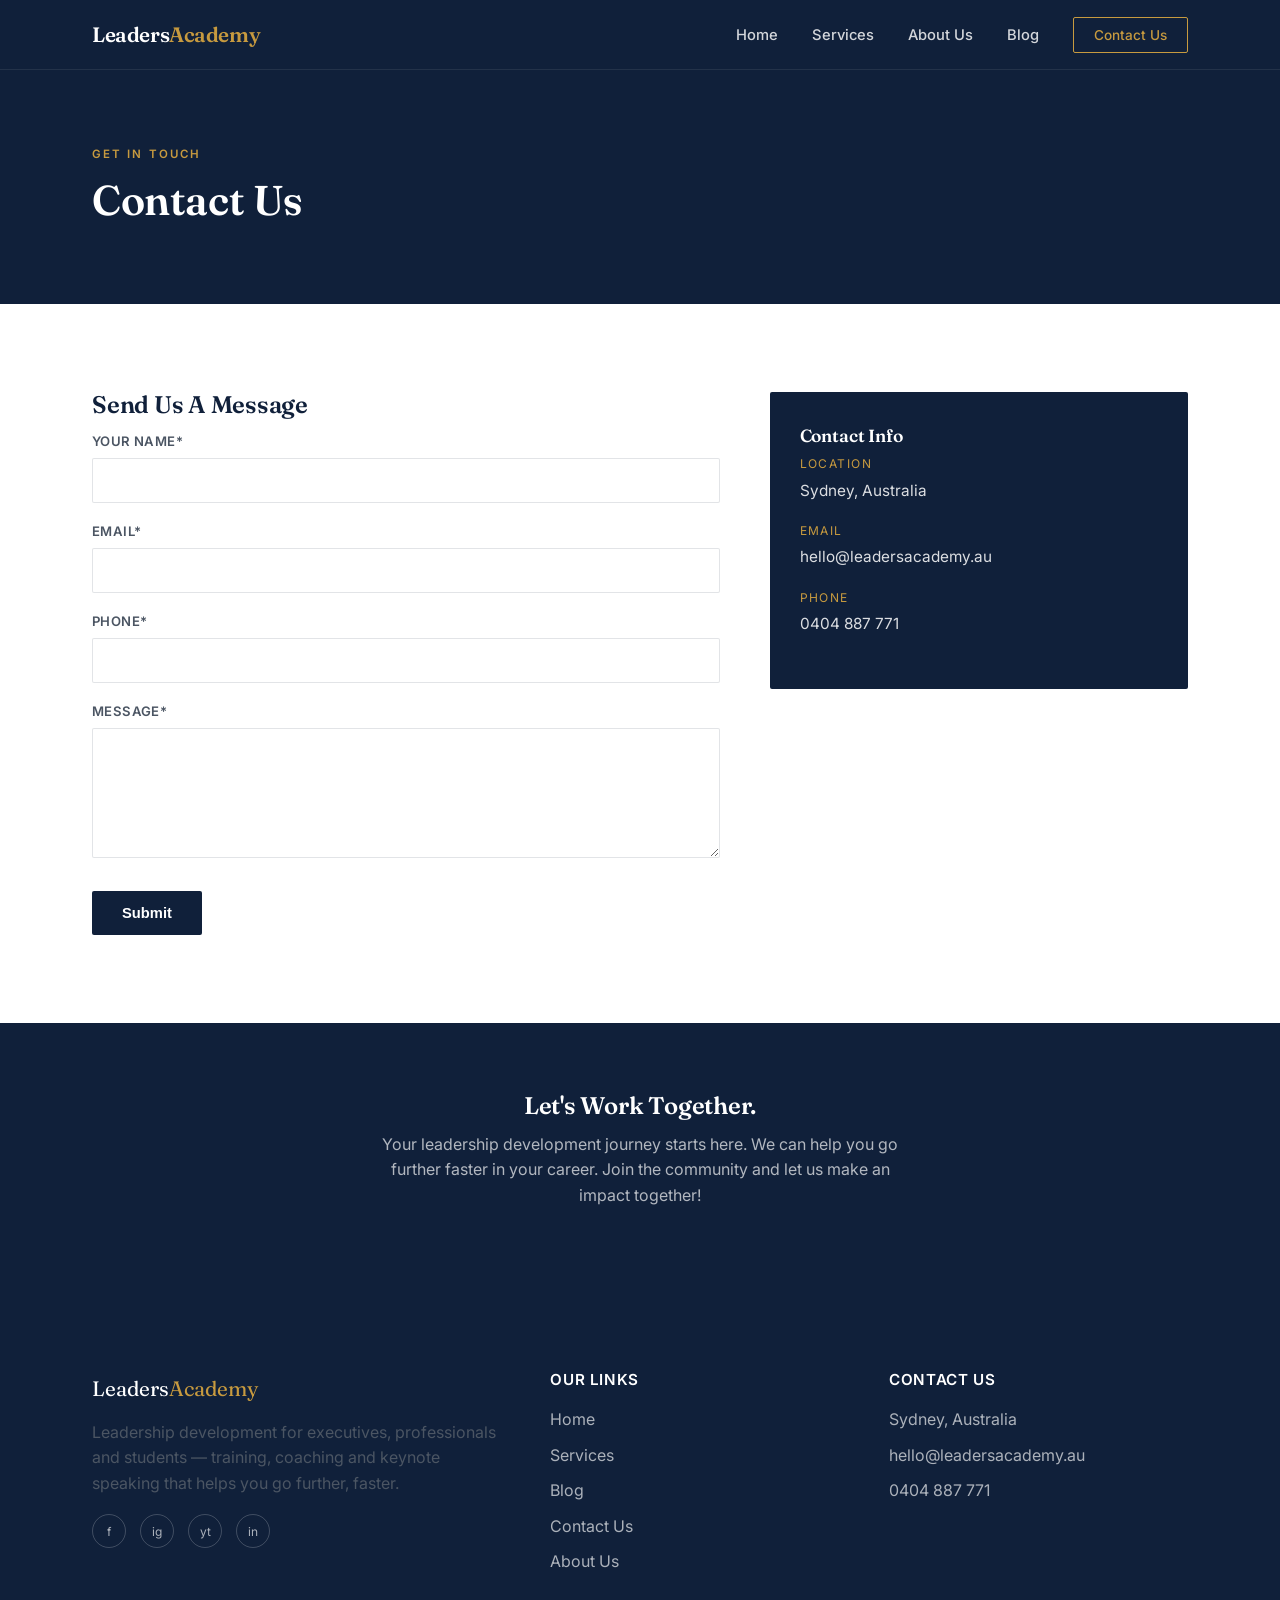
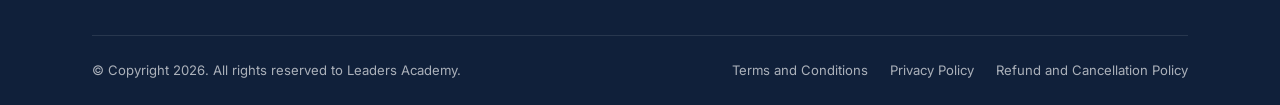
<file: contact-us.html>
<!doctype html>
<html lang="en-AU">
<head>
<meta charset="UTF-8">
<meta name="viewport" content="width=device-width, initial-scale=1.0">
<title>Contact Us — Leaders Academy</title>
<meta name="description" content="Contact Leaders Academy by phone, email or by submitting your query.">
<link rel="icon" href="https://leadersacademy.com.au/wp-content/uploads/2024/10/LA-Logo-square-1-300x300.png">
<link rel="preconnect" href="https://fonts.googleapis.com">
<link href="https://fonts.googleapis.com/css2?family=Fraunces:wght@500;600;700&family=Inter:wght@400;500;600;700&display=swap" rel="stylesheet">
<link rel="stylesheet" href="css/style.css">
</head>
<body>

<header class="site-header">
  <div class="header-inner">
    <a href="index.html" class="logo">Leaders<span>Academy</span></a>
    <nav class="main-nav">
      <ul>
        <li><a href="index.html">Home</a></li>
        <li><a href="services.html">Services</a></li>
        <li><a href="about-us.html">About Us</a></li>
        <li><a href="blog.html">Blog</a></li>
        <li><a href="contact-us.html" class="nav-cta active">Contact Us</a></li>
      </ul>
    </nav>
  </div>
</header>

<section class="page-hero">
  <div class="container">
    <span class="eyebrow">Get In Touch</span>
    <h1>Contact Us</h1>
  </div>
</section>

<section class="bg-paper">
  <div class="container">
    <div class="contact-grid">
      <div>
        <h2>Send Us A Message</h2>
        <form onsubmit="alert('Thanks for your message — we will be in touch shortly.'); return false;">
          <div class="form-field">
            <label for="name">Your Name*</label>
            <input type="text" id="name" required>
          </div>
          <div class="form-field">
            <label for="email">Email*</label>
            <input type="email" id="email" required>
          </div>
          <div class="form-field">
            <label for="phone">Phone*</label>
            <input type="tel" id="phone" required>
          </div>
          <div class="form-field">
            <label for="message">Message*</label>
            <textarea id="message" required></textarea>
          </div>
          <button type="submit" class="btn" style="background:var(--ink); color:#fff; border:none; cursor:pointer;">Submit</button>
        </form>
      </div>
      <div>
        <div class="info-card">
          <h3>Contact Info</h3>
          <div class="info-row">
            <span class="label">Location</span>
            <span>Sydney, Australia</span>
          </div>
          <div class="info-row">
            <span class="label">Email</span>
            <a href="mailto:hello@leadersacademy.au">hello@leadersacademy.au</a>
          </div>
          <div class="info-row">
            <span class="label">Phone</span>
            <a href="tel:0404887771">0404 887 771</a>
          </div>
        </div>
      </div>
    </div>
  </div>
</section>

<div class="cta-banner">
  <div class="container">
    <h2>Let's Work Together.</h2>
    <p>Your leadership development journey starts here. We can help you go further faster in your career. Join the community and let us make an impact together!</p>
  </div>
</div>

<footer class="site-footer">
  <div class="container">
    <div class="footer-top">
      <div>
        <div class="footer-logo">Leaders<span>Academy</span></div>
        <p>Leadership development for executives, professionals and students — training, coaching and keynote speaking that helps you go further, faster.</p>
        <div class="social-row">
          <a href="https://www.facebook.com/leadersacademyau/" aria-label="Facebook">f</a>
          <a href="https://www.instagram.com/leadersacademy.au" aria-label="Instagram">ig</a>
          <a href="https://www.youtube.com/@leadersacademyau" aria-label="YouTube">yt</a>
          <a href="https://linkedin.com/company/leadersacademyau" aria-label="LinkedIn">in</a>
        </div>
      </div>
      <div>
        <h4>Our Links</h4>
        <ul class="footer-links">
          <li><a href="index.html">Home</a></li>
          <li><a href="services.html">Services</a></li>
          <li><a href="blog.html">Blog</a></li>
          <li><a href="contact-us.html">Contact Us</a></li>
          <li><a href="about-us.html">About Us</a></li>
        </ul>
      </div>
      <div>
        <h4>Contact Us</h4>
        <ul class="footer-links">
          <li>Sydney, Australia</li>
          <li><a href="mailto:hello@leadersacademy.au">hello@leadersacademy.au</a></li>
          <li><a href="tel:0404887771">0404 887 771</a></li>
        </ul>
      </div>
    </div>
    <div class="footer-bottom">
      <span>© Copyright 2026. All rights reserved to Leaders Academy.</span>
      <span>
        <a href="terms-and-conditions.html">Terms and Conditions</a>
        <a href="privacy-policy.html">Privacy Policy</a>
        <a href="refund-and-cancellation.html">Refund and Cancellation Policy</a>
      </span>
    </div>
  </div>
</footer>

</body>
</html>
</file>
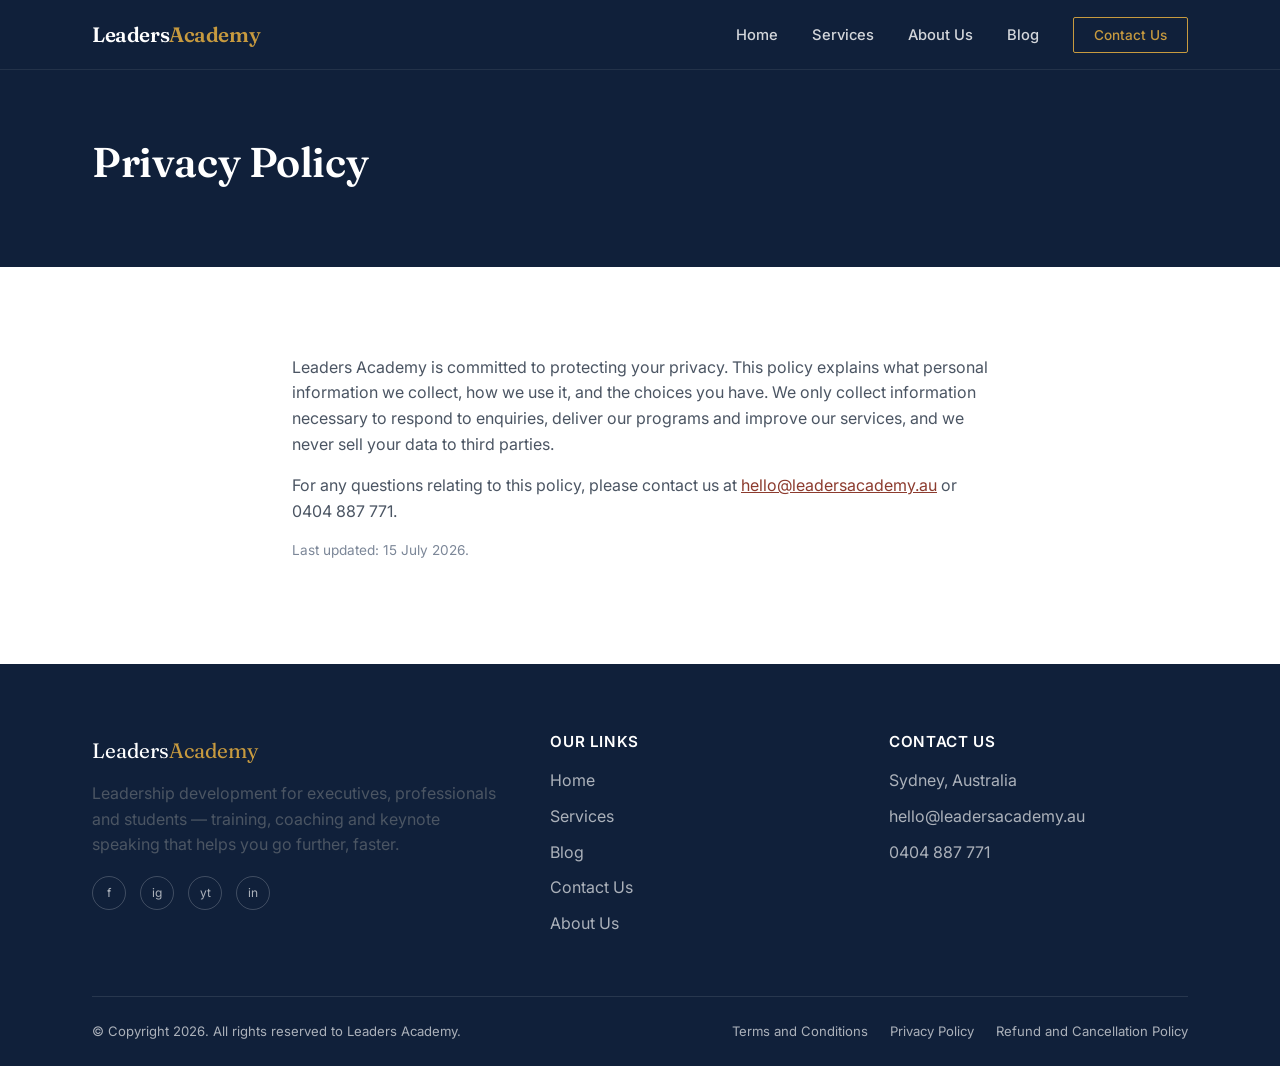
<file: privacy-policy.html>
<!doctype html>
<html lang="en-AU">
<head>
<meta charset="UTF-8">
<meta name="viewport" content="width=device-width, initial-scale=1.0">
<title>Privacy Policy — Leaders Academy</title>
<link rel="icon" href="https://leadersacademy.com.au/wp-content/uploads/2024/10/LA-Logo-square-1-300x300.png">
<link rel="preconnect" href="https://fonts.googleapis.com">
<link href="https://fonts.googleapis.com/css2?family=Fraunces:wght@500;600;700&family=Inter:wght@400;500;600;700&display=swap" rel="stylesheet">
<link rel="stylesheet" href="css/style.css">
</head>
<body>

<header class="site-header">
  <div class="header-inner">
    <a href="index.html" class="logo">Leaders<span>Academy</span></a>
    <nav class="main-nav">
      <ul>
        <li><a href="index.html">Home</a></li>
        <li><a href="services.html">Services</a></li>
        <li><a href="about-us.html">About Us</a></li>
        <li><a href="blog.html">Blog</a></li>
        <li><a href="contact-us.html" class="nav-cta">Contact Us</a></li>
      </ul>
    </nav>
  </div>
</header>

<section class="page-hero">
  <div class="container">
    <h1>Privacy Policy</h1>
  </div>
</section>

<section class="bg-paper">
  <div class="container" style="max-width:760px;">
    <p>Leaders Academy is committed to protecting your privacy. This policy explains what personal information we collect, how we use it, and the choices you have. We only collect information necessary to respond to enquiries, deliver our programs and improve our services, and we never sell your data to third parties.</p>
    <p>For any questions relating to this policy, please contact us at <a href="mailto:hello@leadersacademy.au" style="color:var(--ember); text-decoration:underline;">hello@leadersacademy.au</a> or 0404 887 771.</p>
    <p style="font-size:0.85rem; color:var(--slate-light);">Last updated: 15 July 2026.</p>
  </div>
</section>

<footer class="site-footer">
  <div class="container">
    <div class="footer-top">
      <div>
        <div class="footer-logo">Leaders<span>Academy</span></div>
        <p>Leadership development for executives, professionals and students — training, coaching and keynote speaking that helps you go further, faster.</p>
        <div class="social-row">
          <a href="https://www.facebook.com/leadersacademyau/" aria-label="Facebook">f</a>
          <a href="https://www.instagram.com/leadersacademy.au" aria-label="Instagram">ig</a>
          <a href="https://www.youtube.com/@leadersacademyau" aria-label="YouTube">yt</a>
          <a href="https://linkedin.com/company/leadersacademyau" aria-label="LinkedIn">in</a>
        </div>
      </div>
      <div>
        <h4>Our Links</h4>
        <ul class="footer-links">
          <li><a href="index.html">Home</a></li>
          <li><a href="services.html">Services</a></li>
          <li><a href="blog.html">Blog</a></li>
          <li><a href="contact-us.html">Contact Us</a></li>
          <li><a href="about-us.html">About Us</a></li>
        </ul>
      </div>
      <div>
        <h4>Contact Us</h4>
        <ul class="footer-links">
          <li>Sydney, Australia</li>
          <li><a href="mailto:hello@leadersacademy.au">hello@leadersacademy.au</a></li>
          <li><a href="tel:0404887771">0404 887 771</a></li>
        </ul>
      </div>
    </div>
    <div class="footer-bottom">
      <span>© Copyright 2026. All rights reserved to Leaders Academy.</span>
      <span>
        <a href="terms-and-conditions.html">Terms and Conditions</a>
        <a href="privacy-policy.html">Privacy Policy</a>
        <a href="refund-and-cancellation.html">Refund and Cancellation Policy</a>
      </span>
    </div>
  </div>
</footer>

</body>
</html>
</file>
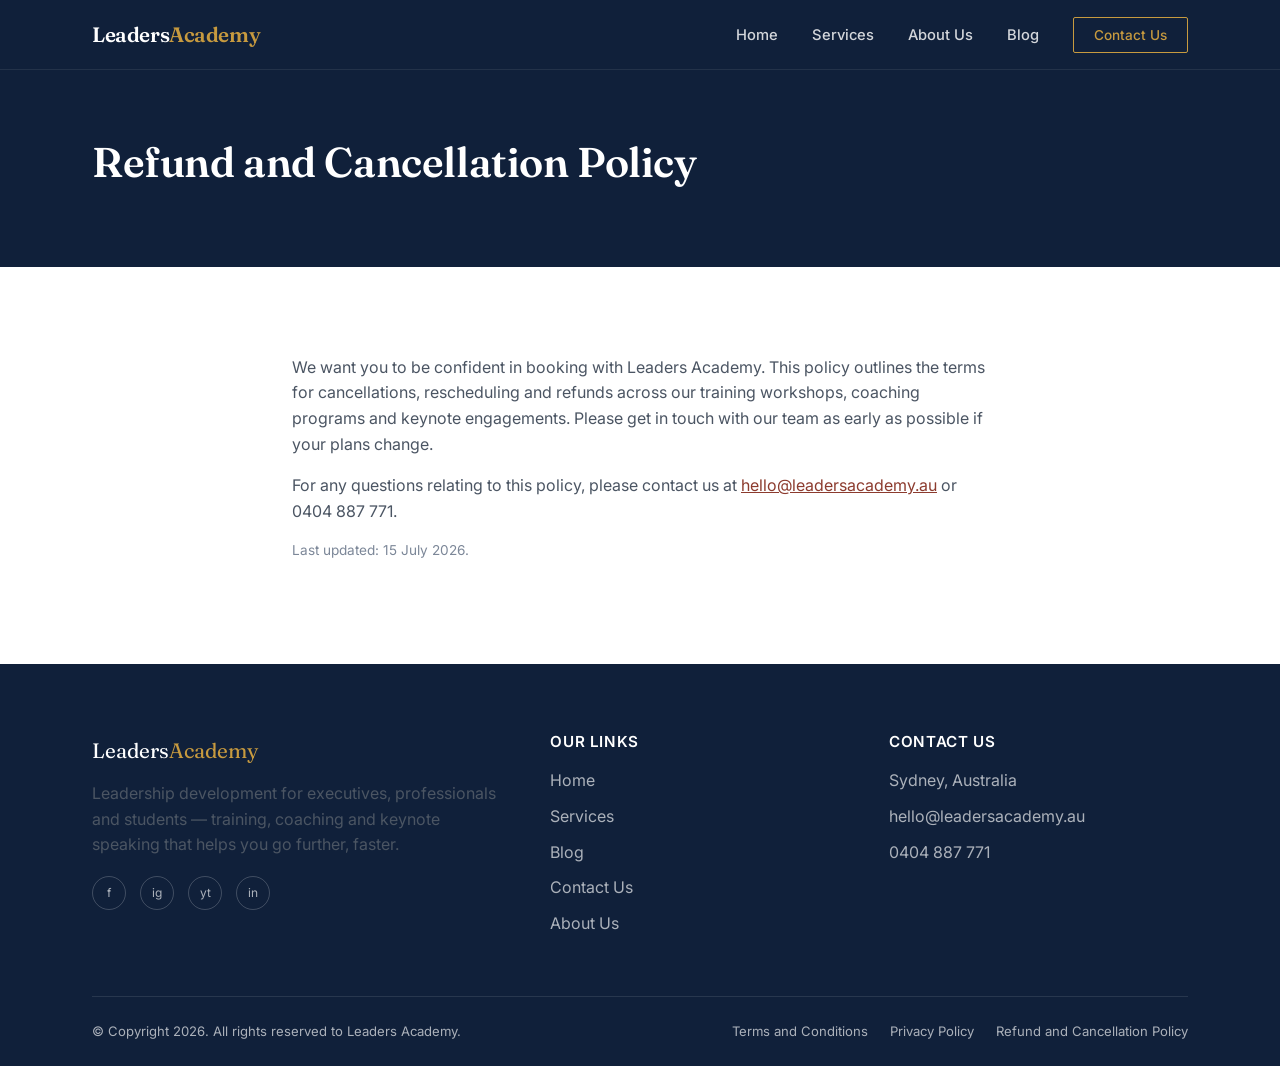
<file: refund-and-cancellation.html>
<!doctype html>
<html lang="en-AU">
<head>
<meta charset="UTF-8">
<meta name="viewport" content="width=device-width, initial-scale=1.0">
<title>Refund and Cancellation Policy — Leaders Academy</title>
<link rel="icon" href="https://leadersacademy.com.au/wp-content/uploads/2024/10/LA-Logo-square-1-300x300.png">
<link rel="preconnect" href="https://fonts.googleapis.com">
<link href="https://fonts.googleapis.com/css2?family=Fraunces:wght@500;600;700&family=Inter:wght@400;500;600;700&display=swap" rel="stylesheet">
<link rel="stylesheet" href="css/style.css">
</head>
<body>

<header class="site-header">
  <div class="header-inner">
    <a href="index.html" class="logo">Leaders<span>Academy</span></a>
    <nav class="main-nav">
      <ul>
        <li><a href="index.html">Home</a></li>
        <li><a href="services.html">Services</a></li>
        <li><a href="about-us.html">About Us</a></li>
        <li><a href="blog.html">Blog</a></li>
        <li><a href="contact-us.html" class="nav-cta">Contact Us</a></li>
      </ul>
    </nav>
  </div>
</header>

<section class="page-hero">
  <div class="container">
    <h1>Refund and Cancellation Policy</h1>
  </div>
</section>

<section class="bg-paper">
  <div class="container" style="max-width:760px;">
    <p>We want you to be confident in booking with Leaders Academy. This policy outlines the terms for cancellations, rescheduling and refunds across our training workshops, coaching programs and keynote engagements. Please get in touch with our team as early as possible if your plans change.</p>
    <p>For any questions relating to this policy, please contact us at <a href="mailto:hello@leadersacademy.au" style="color:var(--ember); text-decoration:underline;">hello@leadersacademy.au</a> or 0404 887 771.</p>
    <p style="font-size:0.85rem; color:var(--slate-light);">Last updated: 15 July 2026.</p>
  </div>
</section>

<footer class="site-footer">
  <div class="container">
    <div class="footer-top">
      <div>
        <div class="footer-logo">Leaders<span>Academy</span></div>
        <p>Leadership development for executives, professionals and students — training, coaching and keynote speaking that helps you go further, faster.</p>
        <div class="social-row">
          <a href="https://www.facebook.com/leadersacademyau/" aria-label="Facebook">f</a>
          <a href="https://www.instagram.com/leadersacademy.au" aria-label="Instagram">ig</a>
          <a href="https://www.youtube.com/@leadersacademyau" aria-label="YouTube">yt</a>
          <a href="https://linkedin.com/company/leadersacademyau" aria-label="LinkedIn">in</a>
        </div>
      </div>
      <div>
        <h4>Our Links</h4>
        <ul class="footer-links">
          <li><a href="index.html">Home</a></li>
          <li><a href="services.html">Services</a></li>
          <li><a href="blog.html">Blog</a></li>
          <li><a href="contact-us.html">Contact Us</a></li>
          <li><a href="about-us.html">About Us</a></li>
        </ul>
      </div>
      <div>
        <h4>Contact Us</h4>
        <ul class="footer-links">
          <li>Sydney, Australia</li>
          <li><a href="mailto:hello@leadersacademy.au">hello@leadersacademy.au</a></li>
          <li><a href="tel:0404887771">0404 887 771</a></li>
        </ul>
      </div>
    </div>
    <div class="footer-bottom">
      <span>© Copyright 2026. All rights reserved to Leaders Academy.</span>
      <span>
        <a href="terms-and-conditions.html">Terms and Conditions</a>
        <a href="privacy-policy.html">Privacy Policy</a>
        <a href="refund-and-cancellation.html">Refund and Cancellation Policy</a>
      </span>
    </div>
  </div>
</footer>

</body>
</html>
</file>
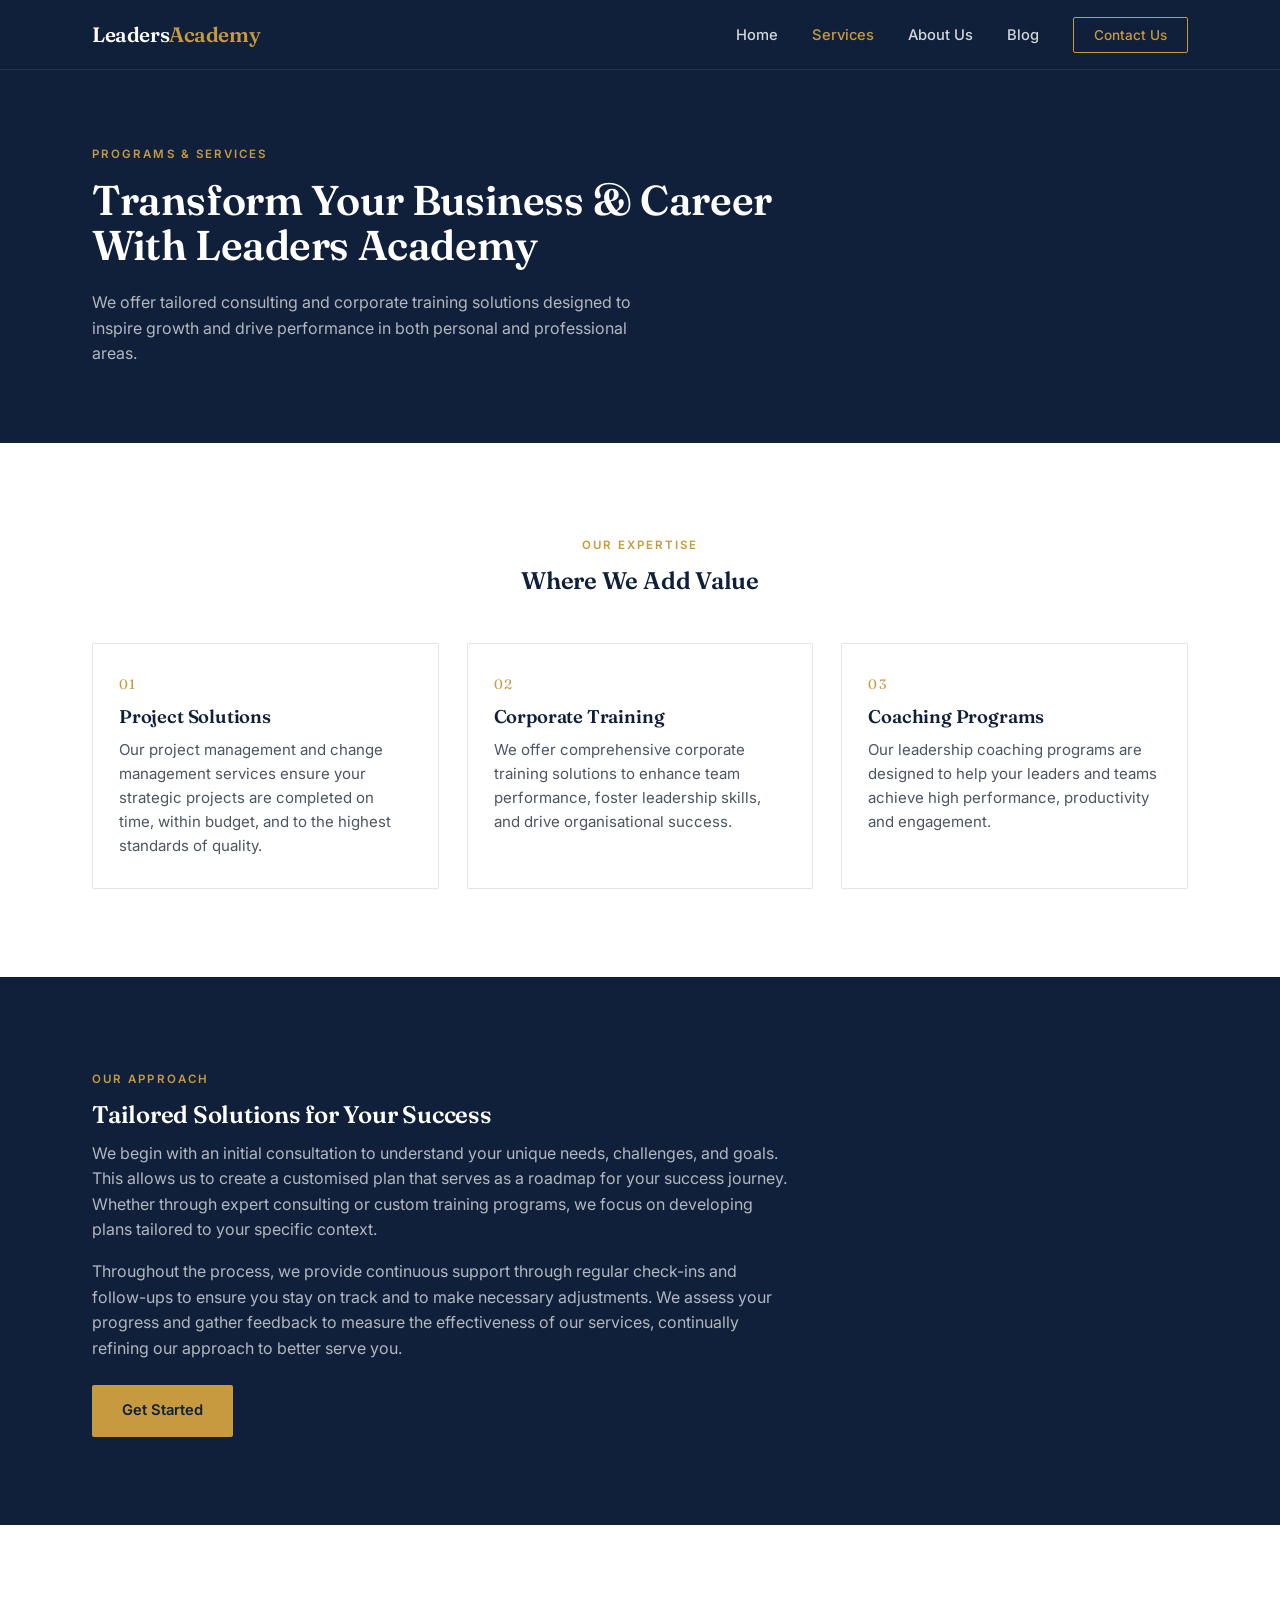
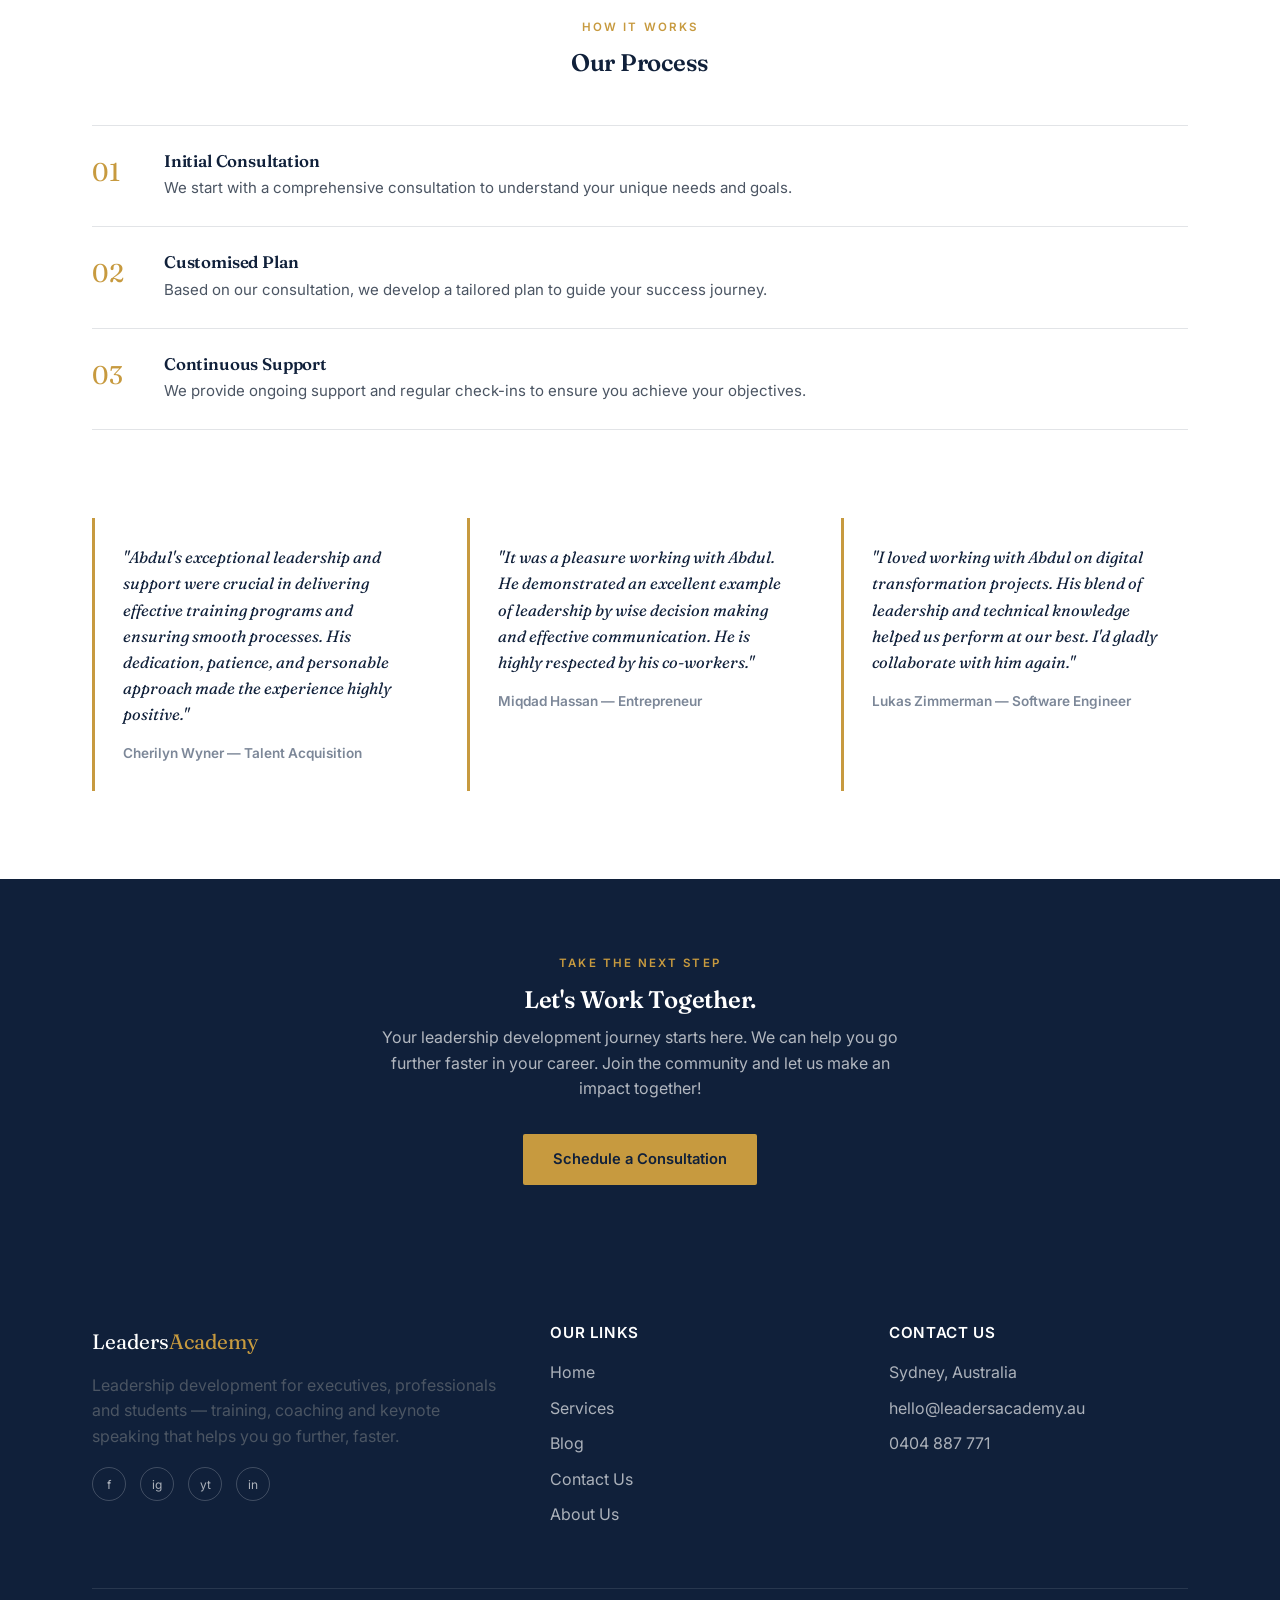
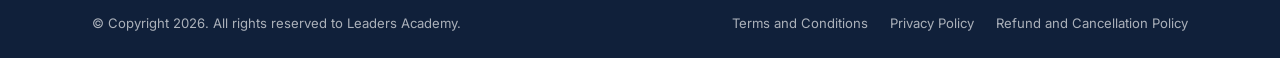
<file: services.html>
<!doctype html>
<html lang="en-AU">
<head>
<meta charset="UTF-8">
<meta name="viewport" content="width=device-width, initial-scale=1.0">
<title>Programs &amp; Services — Leaders Academy</title>
<meta name="description" content="We offer tailored consulting and corporate training solutions designed to inspire growth and drive performance in both personal and professional areas.">
<link rel="icon" href="https://leadersacademy.com.au/wp-content/uploads/2024/10/LA-Logo-square-1-300x300.png">
<link rel="preconnect" href="https://fonts.googleapis.com">
<link href="https://fonts.googleapis.com/css2?family=Fraunces:wght@500;600;700&family=Inter:wght@400;500;600;700&display=swap" rel="stylesheet">
<link rel="stylesheet" href="css/style.css">
</head>
<body>

<header class="site-header">
  <div class="header-inner">
    <a href="index.html" class="logo">Leaders<span>Academy</span></a>
    <nav class="main-nav">
      <ul>
        <li><a href="index.html">Home</a></li>
        <li><a href="services.html" class="active">Services</a></li>
        <li><a href="about-us.html">About Us</a></li>
        <li><a href="blog.html">Blog</a></li>
        <li><a href="contact-us.html" class="nav-cta">Contact Us</a></li>
      </ul>
    </nav>
  </div>
</header>

<section class="page-hero">
  <div class="container">
    <span class="eyebrow">Programs &amp; Services</span>
    <h1>Transform Your Business &amp; Career With Leaders Academy</h1>
    <p>We offer tailored consulting and corporate training solutions designed to inspire growth and drive performance in both personal and professional areas.</p>
  </div>
</section>

<section class="bg-paper">
  <div class="container">
    <div class="section-head center">
      <span class="eyebrow">Our Expertise</span>
      <h2>Where We Add Value</h2>
    </div>
    <div class="grid grid-3">
      <div class="card">
        <span class="num">01</span>
        <h3>Project Solutions</h3>
        <p>Our project management and change management services ensure your strategic projects are completed on time, within budget, and to the highest standards of quality.</p>
      </div>
      <div class="card">
        <span class="num">02</span>
        <h3><a href="corporate-training.html">Corporate Training</a></h3>
        <p>We offer comprehensive corporate training solutions to enhance team performance, foster leadership skills, and drive organisational success.</p>
      </div>
      <div class="card">
        <span class="num">03</span>
        <h3><a href="coaching-programs.html">Coaching Programs</a></h3>
        <p>Our leadership coaching programs are designed to help your leaders and teams achieve high performance, productivity and engagement.</p>
      </div>
    </div>
  </div>
</section>

<section class="bg-ink">
  <div class="container">
    <span class="eyebrow">Our Approach</span>
    <h2>Tailored Solutions for Your Success</h2>
    <p style="max-width:700px;">We begin with an initial consultation to understand your unique needs, challenges, and goals. This allows us to create a customised plan that serves as a roadmap for your success journey. Whether through expert consulting or custom training programs, we focus on developing plans tailored to your specific context.</p>
    <p style="max-width:700px;">Throughout the process, we provide continuous support through regular check-ins and follow-ups to ensure you stay on track and to make necessary adjustments. We assess your progress and gather feedback to measure the effectiveness of our services, continually refining our approach to better serve you.</p>
    <a href="contact-us.html" class="btn">Get Started</a>
  </div>
</section>

<section class="bg-paper">
  <div class="container">
    <div class="section-head center">
      <span class="eyebrow">How It Works</span>
      <h2>Our Process</h2>
    </div>
    <div class="steps">
      <div class="step">
        <span class="step-num">01</span>
        <div><h4>Initial Consultation</h4><p>We start with a comprehensive consultation to understand your unique needs and goals.</p></div>
      </div>
      <div class="step">
        <span class="step-num">02</span>
        <div><h4>Customised Plan</h4><p>Based on our consultation, we develop a tailored plan to guide your success journey.</p></div>
      </div>
      <div class="step">
        <span class="step-num">03</span>
        <div><h4>Continuous Support</h4><p>We provide ongoing support and regular check-ins to ensure you achieve your objectives.</p></div>
      </div>
    </div>
  </div>
</section>

<section class="bg-paper" style="padding-top:0;">
  <div class="container">
    <div class="grid grid-3">
      <div class="testimonial">
        <p class="quote">"Abdul's exceptional leadership and support were crucial in delivering effective training programs and ensuring smooth processes. His dedication, patience, and personable approach made the experience highly positive."</p>
        <div class="who">Cherilyn Wyner — Talent Acquisition</div>
      </div>
      <div class="testimonial">
        <p class="quote">"It was a pleasure working with Abdul. He demonstrated an excellent example of leadership by wise decision making and effective communication. He is highly respected by his co-workers."</p>
        <div class="who">Miqdad Hassan — Entrepreneur</div>
      </div>
      <div class="testimonial">
        <p class="quote">"I loved working with Abdul on digital transformation projects. His blend of leadership and technical knowledge helped us perform at our best. I'd gladly collaborate with him again."</p>
        <div class="who">Lukas Zimmerman — Software Engineer</div>
      </div>
    </div>
  </div>
</section>

<div class="cta-banner">
  <div class="container">
    <span class="eyebrow">Take the Next Step</span>
    <h2>Let's Work Together.</h2>
    <p>Your leadership development journey starts here. We can help you go further faster in your career. Join the community and let us make an impact together!</p>
    <a href="contact-us.html" class="btn">Schedule a Consultation</a>
  </div>
</div>

<footer class="site-footer">
  <div class="container">
    <div class="footer-top">
      <div>
        <div class="footer-logo">Leaders<span>Academy</span></div>
        <p>Leadership development for executives, professionals and students — training, coaching and keynote speaking that helps you go further, faster.</p>
        <div class="social-row">
          <a href="https://www.facebook.com/leadersacademyau/" aria-label="Facebook">f</a>
          <a href="https://www.instagram.com/leadersacademy.au" aria-label="Instagram">ig</a>
          <a href="https://www.youtube.com/@leadersacademyau" aria-label="YouTube">yt</a>
          <a href="https://linkedin.com/company/leadersacademyau" aria-label="LinkedIn">in</a>
        </div>
      </div>
      <div>
        <h4>Our Links</h4>
        <ul class="footer-links">
          <li><a href="index.html">Home</a></li>
          <li><a href="services.html">Services</a></li>
          <li><a href="blog.html">Blog</a></li>
          <li><a href="contact-us.html">Contact Us</a></li>
          <li><a href="about-us.html">About Us</a></li>
        </ul>
      </div>
      <div>
        <h4>Contact Us</h4>
        <ul class="footer-links">
          <li>Sydney, Australia</li>
          <li><a href="mailto:hello@leadersacademy.au">hello@leadersacademy.au</a></li>
          <li><a href="tel:0404887771">0404 887 771</a></li>
        </ul>
      </div>
    </div>
    <div class="footer-bottom">
      <span>© Copyright 2026. All rights reserved to Leaders Academy.</span>
      <span>
        <a href="terms-and-conditions.html">Terms and Conditions</a>
        <a href="privacy-policy.html">Privacy Policy</a>
        <a href="refund-and-cancellation.html">Refund and Cancellation Policy</a>
      </span>
    </div>
  </div>
</footer>

</body>
</html>
</file>
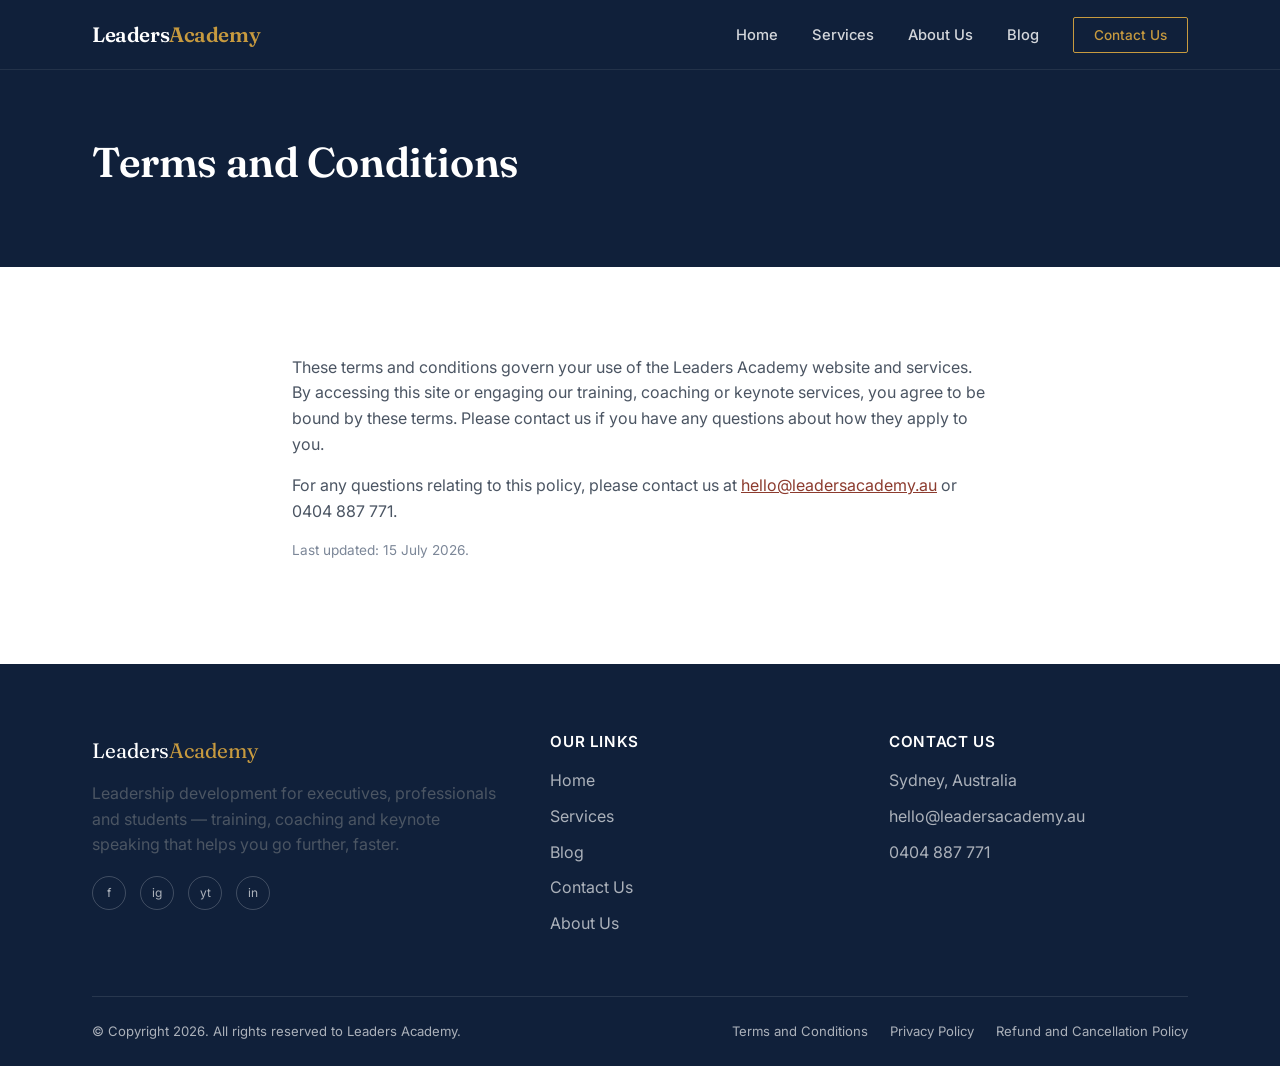
<file: terms-and-conditions.html>
<!doctype html>
<html lang="en-AU">
<head>
<meta charset="UTF-8">
<meta name="viewport" content="width=device-width, initial-scale=1.0">
<title>Terms and Conditions — Leaders Academy</title>
<link rel="icon" href="https://leadersacademy.com.au/wp-content/uploads/2024/10/LA-Logo-square-1-300x300.png">
<link rel="preconnect" href="https://fonts.googleapis.com">
<link href="https://fonts.googleapis.com/css2?family=Fraunces:wght@500;600;700&family=Inter:wght@400;500;600;700&display=swap" rel="stylesheet">
<link rel="stylesheet" href="css/style.css">
</head>
<body>

<header class="site-header">
  <div class="header-inner">
    <a href="index.html" class="logo">Leaders<span>Academy</span></a>
    <nav class="main-nav">
      <ul>
        <li><a href="index.html">Home</a></li>
        <li><a href="services.html">Services</a></li>
        <li><a href="about-us.html">About Us</a></li>
        <li><a href="blog.html">Blog</a></li>
        <li><a href="contact-us.html" class="nav-cta">Contact Us</a></li>
      </ul>
    </nav>
  </div>
</header>

<section class="page-hero">
  <div class="container">
    <h1>Terms and Conditions</h1>
  </div>
</section>

<section class="bg-paper">
  <div class="container" style="max-width:760px;">
    <p>These terms and conditions govern your use of the Leaders Academy website and services. By accessing this site or engaging our training, coaching or keynote services, you agree to be bound by these terms. Please contact us if you have any questions about how they apply to you.</p>
    <p>For any questions relating to this policy, please contact us at <a href="mailto:hello@leadersacademy.au" style="color:var(--ember); text-decoration:underline;">hello@leadersacademy.au</a> or 0404 887 771.</p>
    <p style="font-size:0.85rem; color:var(--slate-light);">Last updated: 15 July 2026.</p>
  </div>
</section>

<footer class="site-footer">
  <div class="container">
    <div class="footer-top">
      <div>
        <div class="footer-logo">Leaders<span>Academy</span></div>
        <p>Leadership development for executives, professionals and students — training, coaching and keynote speaking that helps you go further, faster.</p>
        <div class="social-row">
          <a href="https://www.facebook.com/leadersacademyau/" aria-label="Facebook">f</a>
          <a href="https://www.instagram.com/leadersacademy.au" aria-label="Instagram">ig</a>
          <a href="https://www.youtube.com/@leadersacademyau" aria-label="YouTube">yt</a>
          <a href="https://linkedin.com/company/leadersacademyau" aria-label="LinkedIn">in</a>
        </div>
      </div>
      <div>
        <h4>Our Links</h4>
        <ul class="footer-links">
          <li><a href="index.html">Home</a></li>
          <li><a href="services.html">Services</a></li>
          <li><a href="blog.html">Blog</a></li>
          <li><a href="contact-us.html">Contact Us</a></li>
          <li><a href="about-us.html">About Us</a></li>
        </ul>
      </div>
      <div>
        <h4>Contact Us</h4>
        <ul class="footer-links">
          <li>Sydney, Australia</li>
          <li><a href="mailto:hello@leadersacademy.au">hello@leadersacademy.au</a></li>
          <li><a href="tel:0404887771">0404 887 771</a></li>
        </ul>
      </div>
    </div>
    <div class="footer-bottom">
      <span>© Copyright 2026. All rights reserved to Leaders Academy.</span>
      <span>
        <a href="terms-and-conditions.html">Terms and Conditions</a>
        <a href="privacy-policy.html">Privacy Policy</a>
        <a href="refund-and-cancellation.html">Refund and Cancellation Policy</a>
      </span>
    </div>
  </div>
</footer>

</body>
</html>
</file>
<file: css/style.css>
/* Leaders Academy — leadersacademy.au
   Palette: Ink Navy #10203A, Signal Gold #C79A3F, Parchment #F6F4EF, Slate #4B5563, Ember #8C3B2E
   Type: 'Fraunces' (display serif) + 'Inter' (body/utility sans)
*/

:root {
  --ink: #10203A;
  --ink-soft: #1B3155;
  --gold: #C79A3F;
  --gold-soft: #E4C784;
  --parchment: #F6F4EF;
  --paper: #FFFFFF;
  --slate: #4B5563;
  --slate-light: #7C8798;
  --ember: #8C3B2E;
  --line: rgba(16, 32, 58, 0.12);
  --radius: 2px;
}

* { box-sizing: border-box; }

html { scroll-behavior: smooth; }

body {
  margin: 0;
  font-family: 'Inter', -apple-system, BlinkMacSystemFont, 'Segoe UI', sans-serif;
  color: var(--ink);
  background: var(--parchment);
  line-height: 1.6;
  -webkit-font-smoothing: antialiased;
}

h1, h2, h3, h4 {
  font-family: 'Fraunces', Georgia, serif;
  font-weight: 600;
  line-height: 1.1;
  margin: 0 0 0.5em;
  letter-spacing: -0.01em;
}

p { margin: 0 0 1em; color: var(--slate); }

a { color: inherit; text-decoration: none; }

img { max-width: 100%; display: block; }

.container {
  max-width: 1160px;
  margin: 0 auto;
  padding: 0 32px;
}

.eyebrow {
  font-family: 'Inter', sans-serif;
  font-size: 0.72rem;
  letter-spacing: 0.18em;
  text-transform: uppercase;
  color: var(--gold);
  font-weight: 600;
  display: inline-block;
  margin-bottom: 14px;
}

/* ---------- Header ---------- */
header.site-header {
  position: sticky;
  top: 0;
  z-index: 50;
  background: var(--ink);
  border-bottom: 1px solid rgba(255,255,255,0.08);
}

.header-inner {
  display: flex;
  align-items: center;
  justify-content: space-between;
  padding: 18px 32px;
  max-width: 1160px;
  margin: 0 auto;
}

.logo {
  font-family: 'Fraunces', serif;
  font-size: 1.3rem;
  color: var(--paper);
  font-weight: 600;
  letter-spacing: -0.02em;
}
.logo span { color: var(--gold); }

nav.main-nav ul {
  list-style: none;
  display: flex;
  gap: 34px;
  margin: 0;
  padding: 0;
}

nav.main-nav a {
  color: rgba(255,255,255,0.82);
  font-size: 0.92rem;
  font-weight: 500;
  transition: color 0.2s ease;
}
nav.main-nav a:hover, nav.main-nav a.active { color: var(--gold); }

.nav-cta {
  border: 1px solid var(--gold);
  padding: 9px 20px;
  border-radius: var(--radius);
  color: var(--gold) !important;
  font-size: 0.85rem !important;
  white-space: nowrap;
}
.nav-cta:hover { background: var(--gold); color: var(--ink) !important; }

.nav-toggle { display: none; }

/* ---------- Hero ---------- */
.hero {
  background: linear-gradient(160deg, var(--ink) 0%, var(--ink-soft) 100%);
  color: var(--paper);
  padding: 110px 0 90px;
  position: relative;
  overflow: hidden;
}
.hero::after {
  content: "";
  position: absolute;
  right: -120px; top: -120px;
  width: 420px; height: 420px;
  border: 1px solid rgba(199,154,63,0.25);
  border-radius: 50%;
}
.hero .container { position: relative; z-index: 2; }
.hero h1 {
  font-size: clamp(2.2rem, 4.6vw, 3.4rem);
  max-width: 780px;
  color: var(--paper);
}
.hero p.lede {
  max-width: 560px;
  font-size: 1.08rem;
  color: rgba(255,255,255,0.72);
}

.btn {
  display: inline-block;
  padding: 14px 30px;
  background: var(--gold);
  color: var(--ink);
  font-weight: 600;
  font-size: 0.92rem;
  border-radius: var(--radius);
  margin-top: 8px;
  transition: transform 0.15s ease, background 0.2s ease;
}
.btn:hover { background: var(--gold-soft); transform: translateY(-1px); }
.btn-outline {
  background: transparent;
  border: 1px solid rgba(255,255,255,0.4);
  color: var(--paper);
}
.btn-outline:hover { border-color: var(--gold); background: transparent; color: var(--gold); }

/* ---------- Sections ---------- */
section { padding: 88px 0; }
section.tight { padding: 64px 0; }
.section-head { max-width: 640px; margin-bottom: 48px; }
.section-head.center { margin-left: auto; margin-right: auto; text-align: center; }

.bg-paper { background: var(--paper); }
.bg-ink { background: var(--ink); color: var(--paper); }
.bg-ink h2, .bg-ink h3 { color: var(--paper); }
.bg-ink p { color: rgba(255,255,255,0.68); }

/* Card grid */
.grid {
  display: grid;
  gap: 28px;
}
.grid-4 { grid-template-columns: repeat(4, 1fr); }
.grid-3 { grid-template-columns: repeat(3, 1fr); }
.grid-2 { grid-template-columns: repeat(2, 1fr); }

.card {
  background: var(--paper);
  border: 1px solid var(--line);
  padding: 30px 26px;
  border-radius: var(--radius);
}
.card .num {
  font-family: 'Fraunces', serif;
  color: var(--gold);
  font-size: 0.85rem;
  letter-spacing: 0.1em;
  margin-bottom: 12px;
  display: block;
}
.card h3 { font-size: 1.15rem; margin-bottom: 10px; }
.card p { font-size: 0.94rem; margin-bottom: 0; }

.service-card {
  background: var(--paper);
  border: 1px solid var(--line);
  overflow: hidden;
}
.service-card img { height: 190px; object-fit: cover; width: 100%; }
.service-card .body { padding: 24px; }
.service-card h3 { font-size: 1.1rem; margin-bottom: 8px; }
.service-card h3 a:hover { color: var(--gold); }
.service-card p { font-size: 0.92rem; margin-bottom: 0; }

/* Feature list with checks */
.check-grid {
  display: grid;
  grid-template-columns: repeat(3, 1fr);
  gap: 14px 30px;
  margin-top: 20px;
}
.check-item {
  display: flex;
  align-items: flex-start;
  gap: 10px;
  font-size: 0.94rem;
  color: var(--ink);
  font-weight: 500;
}
.check-item::before {
  content: "";
  flex-shrink: 0;
  width: 18px; height: 18px;
  margin-top: 3px;
  border-radius: 50%;
  background: var(--gold);
  -webkit-mask: url("data:image/svg+xml,%3Csvg xmlns='http://www.w3.org/2000/svg' viewBox='0 0 24 24'%3E%3Cpath fill='black' d='M9 16.2 4.8 12l-1.4 1.4L9 19 21 7l-1.4-1.4z'/%3E%3C/svg%3E") center/60% no-repeat;
  mask: url("data:image/svg+xml,%3Csvg xmlns='http://www.w3.org/2000/svg' viewBox='0 0 24 24'%3E%3Cpath fill='black' d='M9 16.2 4.8 12l-1.4 1.4L9 19 21 7l-1.4-1.4z'/%3E%3C/svg%3E") center/60% no-repeat;
}

/* Founder */
.founder {
  display: grid;
  grid-template-columns: 280px 1fr;
  gap: 50px;
  align-items: center;
}
.founder img { border-radius: var(--radius); }
.founder .role {
  color: var(--gold);
  font-size: 0.95rem;
  font-weight: 500;
  margin-bottom: 18px;
}

/* Testimonials */
.testimonial {
  background: var(--paper);
  border-left: 3px solid var(--gold);
  padding: 26px 28px;
}
.testimonial p.quote {
  font-family: 'Fraunces', serif;
  font-style: italic;
  font-size: 1.02rem;
  color: var(--ink);
}
.testimonial .who { font-size: 0.85rem; color: var(--slate-light); font-weight: 600; }

/* Logos */
.logo-strip {
  display: flex;
  flex-wrap: wrap;
  align-items: center;
  justify-content: space-between;
  gap: 30px;
  opacity: 0.65;
  filter: grayscale(100%);
}
.logo-strip img { height: 34px; width: auto; }

/* Process steps */
.steps { counter-reset: step; }
.step {
  display: flex;
  gap: 22px;
  padding: 26px 0;
  border-top: 1px solid var(--line);
}
.step:last-child { border-bottom: 1px solid var(--line); }
.step .step-num {
  font-family: 'Fraunces', serif;
  font-size: 1.6rem;
  color: var(--gold);
  min-width: 50px;
}
.step h4 { margin-bottom: 6px; font-size: 1.05rem; }
.step p { margin: 0; font-size: 0.94rem; }

/* CTA banner */
.cta-banner {
  background: var(--ink);
  color: var(--paper);
  padding: 70px 0;
  text-align: center;
}
.cta-banner h2 { color: var(--paper); }
.cta-banner p { color: rgba(255,255,255,0.68); max-width: 520px; margin: 0 auto 24px; }

/* Newsletter */
.newsletter {
  background: var(--gold-soft);
  padding: 54px 0;
}
.newsletter .inner {
  display: flex;
  justify-content: space-between;
  align-items: center;
  gap: 30px;
  flex-wrap: wrap;
}
.newsletter h3 { margin-bottom: 4px; }
.newsletter p { margin: 0; color: var(--ink); opacity: 0.75; }
.newsletter form {
  display: flex;
  gap: 10px;
  flex-wrap: wrap;
}
.newsletter input {
  padding: 12px 16px;
  border: 1px solid var(--ink);
  border-radius: var(--radius);
  font-family: inherit;
  min-width: 200px;
}
.newsletter button {
  padding: 12px 22px;
  background: var(--ink);
  color: var(--paper);
  border: none;
  border-radius: var(--radius);
  font-weight: 600;
  cursor: pointer;
}

/* Contact */
.contact-grid {
  display: grid;
  grid-template-columns: 1.2fr 0.8fr;
  gap: 50px;
}
.form-field { margin-bottom: 18px; }
.form-field label {
  display: block;
  font-size: 0.82rem;
  font-weight: 600;
  margin-bottom: 6px;
  letter-spacing: 0.03em;
  text-transform: uppercase;
  color: var(--slate);
}
.form-field input, .form-field textarea {
  width: 100%;
  padding: 12px 14px;
  border: 1px solid var(--line);
  border-radius: var(--radius);
  font-family: inherit;
  font-size: 0.95rem;
  background: var(--paper);
}
.form-field textarea { min-height: 130px; resize: vertical; }

.info-card {
  background: var(--ink);
  color: var(--paper);
  padding: 34px 30px;
  border-radius: var(--radius);
}
.info-card h3 { color: var(--paper); font-size: 1.1rem; }
.info-row { margin-bottom: 18px; }
.info-row .label { color: var(--gold); font-size: 0.75rem; letter-spacing: 0.12em; text-transform: uppercase; display: block; margin-bottom: 4px; }
.info-row a, .info-row span { color: rgba(255,255,255,0.85); font-size: 0.96rem; }

/* Footer */
footer.site-footer {
  background: var(--ink);
  color: rgba(255,255,255,0.65);
  padding-top: 70px;
}
.footer-top {
  display: grid;
  grid-template-columns: 1.4fr 1fr 1fr;
  gap: 40px;
  padding-bottom: 50px;
  border-bottom: 1px solid rgba(255,255,255,0.1);
}
.footer-top h4 {
  color: var(--paper);
  font-size: 0.95rem;
  margin-bottom: 18px;
  font-family: 'Inter', sans-serif;
  font-weight: 600;
  letter-spacing: 0.04em;
  text-transform: uppercase;
}
.footer-logo { font-family: 'Fraunces', serif; font-size: 1.3rem; color: var(--paper); margin-bottom: 14px; }
.footer-logo span { color: var(--gold); }
.footer-links { list-style: none; padding: 0; margin: 0; }
.footer-links li { margin-bottom: 10px; }
.footer-links a:hover { color: var(--gold); }
.social-row { display: flex; gap: 14px; margin-top: 18px; }
.social-row a {
  width: 34px; height: 34px;
  border: 1px solid rgba(255,255,255,0.2);
  border-radius: 50%;
  display: flex; align-items: center; justify-content: center;
  font-size: 0.75rem;
}
.social-row a:hover { border-color: var(--gold); color: var(--gold); }
.footer-bottom {
  display: flex;
  justify-content: space-between;
  padding: 24px 0;
  font-size: 0.82rem;
  flex-wrap: wrap;
  gap: 10px;
}
.footer-bottom a { margin-left: 18px; }
.footer-bottom a:hover { color: var(--gold); }

/* Breadcrumb / page intro */
.page-hero {
  background: var(--ink);
  color: var(--paper);
  padding: 70px 0 60px;
}
.page-hero h1 { color: var(--paper); font-size: clamp(1.9rem, 3.6vw, 2.6rem); max-width: 700px; }
.page-hero p { color: rgba(255,255,255,0.68); max-width: 560px; }

@media (max-width: 900px) {
  nav.main-nav { display: none; }
  .founder { grid-template-columns: 1fr; }
  .contact-grid { grid-template-columns: 1fr; }
  .grid-4 { grid-template-columns: repeat(2, 1fr); }
  .grid-3 { grid-template-columns: repeat(2, 1fr); }
  .footer-top { grid-template-columns: 1fr; }
  .check-grid { grid-template-columns: repeat(2, 1fr); }
}
@media (max-width: 560px) {
  .grid-4, .grid-3, .grid-2, .check-grid { grid-template-columns: 1fr; }
  .header-inner { padding: 16px 20px; }
  .container { padding: 0 20px; }
  .hero { padding: 80px 0 60px; }
}
</file>
